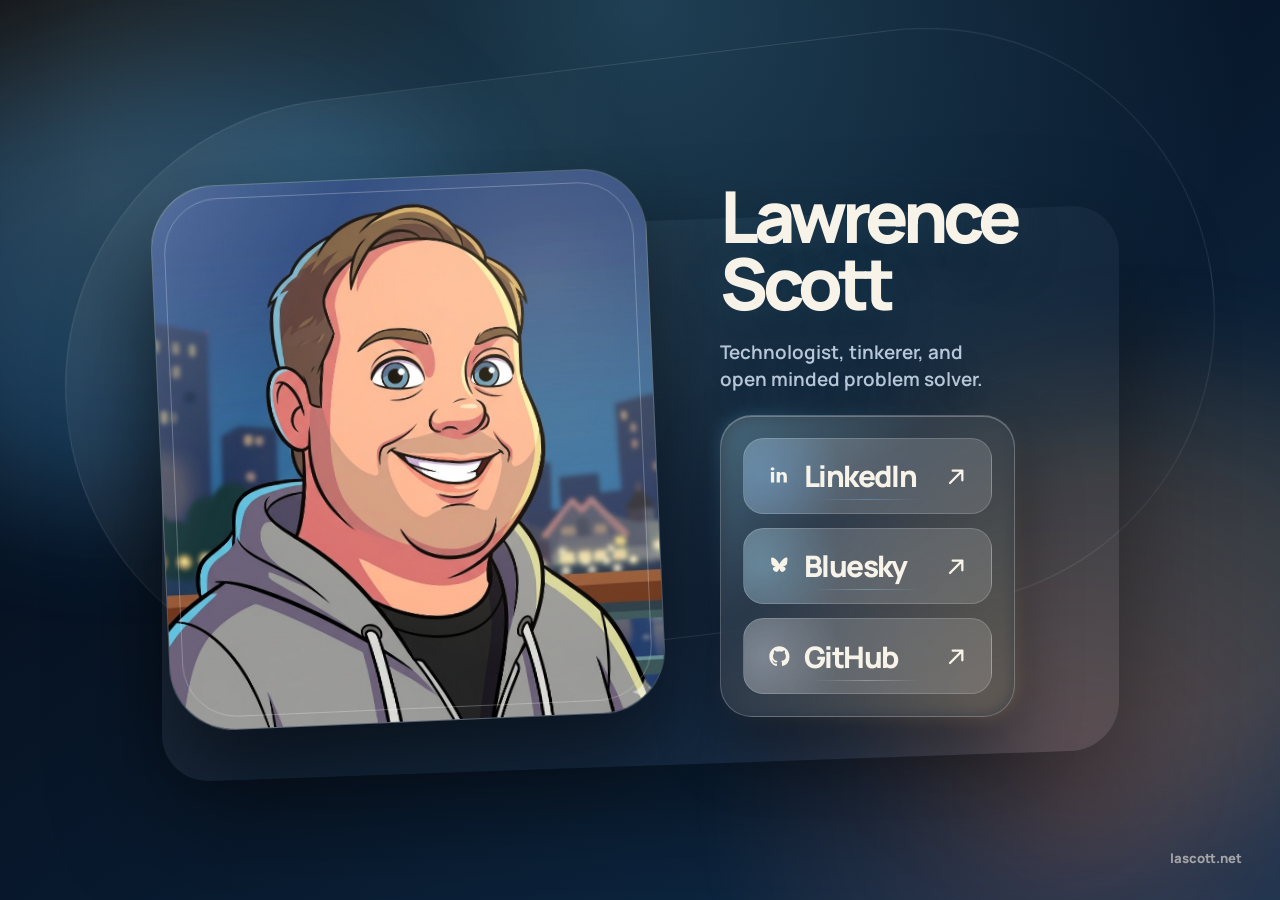
<file: index.html>
<!doctype html>
<html lang="en">
  <head>
    <meta charset="utf-8">
    <meta name="viewport" content="width=device-width, initial-scale=1">
    <meta
      name="description"
      content="Lawrence Scott is a technologist, tinkerer, and open minded problem solver. Connect on LinkedIn, Bluesky, and GitHub."
    >
    <meta name="theme-color" content="#07111f">
    <link rel="canonical" href="https://lascott.net/">
    <meta property="og:type" content="website">
    <meta property="og:url" content="https://lascott.net/">
    <meta property="og:title" content="Lawrence Scott">
    <meta
      property="og:description"
      content="Technologist, tinkerer, and open minded problem solver."
    >
    <meta property="og:image" content="https://lascott.net/og-image.jpg">
    <meta property="og:image:type" content="image/jpeg">
    <meta property="og:image:width" content="1200">
    <meta property="og:image:height" content="630">
    <meta
      property="og:image:alt"
      content="Lawrence Scott with the bio Technologist, tinkerer, and open minded problem solver."
    >
    <meta name="twitter:card" content="summary_large_image">
    <meta name="twitter:title" content="Lawrence Scott">
    <meta
      name="twitter:description"
      content="Technologist, tinkerer, and open minded problem solver."
    >
    <meta name="twitter:image" content="https://lascott.net/og-image.jpg">
    <meta
      name="twitter:image:alt"
      content="Lawrence Scott with the bio Technologist, tinkerer, and open minded problem solver."
    >
    <title>Lawrence Scott</title>
    <link rel="icon" href="favicon.svg" type="image/svg+xml">
    <link rel="icon" href="favicon-32.png" sizes="32x32" type="image/png">
    <link rel="apple-touch-icon" href="apple-touch-icon.png">
    <link rel="manifest" href="site.webmanifest">
    <link rel="preload" href="profile.jpg" as="image" fetchpriority="high">
    <link rel="preconnect" href="https://fonts.googleapis.com">
    <link rel="preconnect" href="https://fonts.gstatic.com" crossorigin>
    <link
      href="https://fonts.googleapis.com/css2?family=Instrument+Serif:ital@0;1&family=Manrope:wght@500;650;800&display=swap"
      rel="stylesheet"
    >
    <link rel="stylesheet" href="styles.css">
    <script type="application/ld+json">
      {
        "@context": "https://schema.org",
        "@type": "Person",
        "name": "Lawrence Scott",
        "url": "https://lascott.net/",
        "image": "https://lascott.net/profile.jpg",
        "description": "Technologist, tinkerer, and open minded problem solver.",
        "sameAs": [
          "https://www.linkedin.com/in/larryscott80/",
          "https://bsky.app/profile/lawrencescott.bsky.social",
          "https://github.com/lascott80"
        ]
      }
    </script>
  </head>
  <body>
    <main class="stage" aria-label="Personal landing page">
      <div class="aurora aurora-one" aria-hidden="true"></div>
      <div class="aurora aurora-two" aria-hidden="true"></div>
      <div class="grain" aria-hidden="true"></div>

      <section class="landing-card">
        <div class="portrait-shell">
          <picture>
            <source srcset="profile.jpg" type="image/jpeg">
            <img
              class="portrait"
              src="profile.png"
              alt="Profile illustration of Lawrence Scott"
              width="990"
              height="1088"
              fetchpriority="high"
              decoding="async"
            >
          </picture>
        </div>

        <div class="identity-panel">
          <h1><span>Lawrence</span> <span>Scott</span></h1>
          <p class="bio">Technologist, tinkerer, and open minded problem solver.</p>
          <nav class="link-box" aria-label="Social profile links">
            <a
              class="link-pill linkedin"
              href="https://www.linkedin.com/in/larryscott80/"
              aria-label="Open Lawrence Scott on LinkedIn"
              rel="me noopener"
              target="_blank"
            >
              <span class="link-label">
                <svg class="brand-icon" viewBox="0 0 24 24" aria-hidden="true">
                  <path d="M6.94 8.75H3.78v10.1h3.16V8.75Zm.27-3.12c0-.92-.74-1.63-1.85-1.63-1.1 0-1.84.71-1.84 1.63 0 .9.71 1.63 1.8 1.63h.02c1.13 0 1.87-.73 1.87-1.63Zm12.03 7.43c0-3.04-1.62-4.45-3.78-4.45a3.26 3.26 0 0 0-2.96 1.63h.02V8.75H9.36c.04.96 0 10.1 0 10.1h3.16v-5.64c0-.3.02-.6.11-.82.24-.6.79-1.23 1.72-1.23 1.22 0 1.71.93 1.71 2.29v5.4h3.16l.02-5.79Z" />
                </svg>
                <span>LinkedIn</span>
              </span>
              <svg class="outbound-icon" viewBox="0 0 24 24" aria-hidden="true">
                <path d="M7.5 17.25 16.75 8m0 0H9.5m7.25 0v7.25" />
              </svg>
            </a>
            <a
              class="link-pill bluesky"
              href="https://bsky.app/profile/lawrencescott.bsky.social"
              aria-label="Open Lawrence Scott on Bluesky"
              rel="me noopener"
              target="_blank"
            >
              <span class="link-label">
                <svg class="brand-icon" viewBox="0 0 24 24" aria-hidden="true">
                  <path d="M7.6 4.24c1.8 1.35 3.74 4.1 4.4 5.57.66-1.47 2.6-4.22 4.4-5.57 1.3-.98 3.4-1.73 3.4.68 0 .48-.28 4.04-.44 4.62-.57 2.05-2.65 2.58-4.5 2.26 3.23.55 4.05 2.38 2.28 4.21-3.36 3.48-4.83-.87-5.2-1.98l-.06-.18-.06.18c-.37 1.11-1.84 5.46-5.2 1.98-1.77-1.83-.95-3.66 2.28-4.21-1.85.32-3.93-.21-4.5-2.26-.16-.58-.44-4.14-.44-4.62 0-2.41 2.1-1.66 3.4-.68h.24Z" />
                </svg>
                <span>Bluesky</span>
              </span>
              <svg class="outbound-icon" viewBox="0 0 24 24" aria-hidden="true">
                <path d="M7.5 17.25 16.75 8m0 0H9.5m7.25 0v7.25" />
              </svg>
            </a>
            <a
              class="link-pill github"
              href="https://github.com/lascott80"
              aria-label="Open Lawrence Scott on GitHub"
              rel="me noopener"
              target="_blank"
            >
              <span class="link-label">
                <svg class="brand-icon" viewBox="0 0 24 24" aria-hidden="true">
                  <path d="M12 2.25c-5.39 0-9.75 4.36-9.75 9.75 0 4.31 2.79 7.97 6.67 9.26.49.09.67-.21.67-.47v-1.72c-2.71.59-3.28-1.16-3.28-1.16-.44-1.13-1.08-1.43-1.08-1.43-.89-.6.07-.59.07-.59.98.07 1.5 1.01 1.5 1.01.87 1.49 2.28 1.06 2.84.81.09-.63.34-1.06.62-1.31-2.16-.24-4.44-1.08-4.44-4.82 0-1.07.38-1.94 1.01-2.62-.1-.25-.44-1.24.1-2.58 0 0 .82-.26 2.68 1a9.33 9.33 0 0 1 4.86 0c1.86-1.26 2.68-1 2.68-1 .54 1.34.2 2.33.1 2.58.63.68 1.01 1.55 1.01 2.62 0 3.75-2.28 4.58-4.45 4.82.35.3.66.9.66 1.81v2.68c0 .26.18.57.67.47A9.75 9.75 0 0 0 21.75 12c0-5.39-4.36-9.75-9.75-9.75Z" />
                </svg>
                <span>GitHub</span>
              </span>
              <svg class="outbound-icon" viewBox="0 0 24 24" aria-hidden="true">
                <path d="M7.5 17.25 16.75 8m0 0H9.5m7.25 0v7.25" />
              </svg>
            </a>
          </nav>
        </div>
      </section>
      <footer class="signature" aria-label="Site signature">
        <a href="https://www.lascott.net/" aria-label="Lawrence Scott personal site">lascott.net</a>
      </footer>
    </main>
    <script>
      (() => {
        const stage = document.querySelector(".stage");
        const canHover = window.matchMedia("(hover: hover) and (pointer: fine)").matches;
        const reduceMotion = window.matchMedia("(prefers-reduced-motion: reduce)").matches;

        if (!stage || !canHover || reduceMotion) {
          return;
        }

        let frame = 0;

        stage.addEventListener("pointermove", (event) => {
          if (frame) {
            cancelAnimationFrame(frame);
          }

          frame = requestAnimationFrame(() => {
            const x = (event.clientX / window.innerWidth - 0.5) * 2;
            const y = (event.clientY / window.innerHeight - 0.5) * 2;

            stage.style.setProperty("--pointer-x", x.toFixed(3));
            stage.style.setProperty("--pointer-y", y.toFixed(3));
          });
        }, { passive: true });

        stage.addEventListener("pointerleave", () => {
          stage.style.setProperty("--pointer-x", "0");
          stage.style.setProperty("--pointer-y", "0");
        });
      })();
    </script>
  </body>
</html>
</file>
<file: styles.css>
:root {
  color-scheme: dark;
  --ink: #f8f3e8;
  --muted: #b7c7d8;
  --night: #07111f;
  --deep: #0b1e36;
  --blue: #6fd5ff;
  --gold: #ffd88a;
  --coral: #ff856b;
  --glass: rgba(255, 255, 255, 0.105);
  --glass-strong: rgba(255, 255, 255, 0.18);
  --line: rgba(255, 255, 255, 0.22);
  --shadow: rgba(0, 0, 0, 0.42);
}

* {
  box-sizing: border-box;
}

html {
  min-height: 100%;
  background: var(--night);
}

body {
  min-height: 100vh;
  margin: 0;
  overflow-x: hidden;
  color: var(--ink);
  font-family: "Manrope", sans-serif;
  background:
    radial-gradient(circle at 50% 0%, rgba(111, 213, 255, 0.24), transparent 38rem),
    radial-gradient(circle at 8% 20%, rgba(255, 216, 138, 0.16), transparent 24rem),
    linear-gradient(145deg, #050a12 0%, #08172a 48%, #102f4e 100%);
}

a {
  color: inherit;
}

h1,
p {
  margin: 0;
}

.stage {
  --pointer-x: 0;
  --pointer-y: 0;
  position: relative;
  display: grid;
  min-height: 100vh;
  place-items: center;
  isolation: isolate;
  padding: clamp(1.25rem, 3vw, 3rem);
}

.signature {
  position: absolute;
  right: clamp(1.25rem, 3vw, 3rem);
  bottom: clamp(1rem, 2.5vw, 2rem);
  z-index: 1;
}

.signature a {
  color: rgba(248, 243, 232, 0.58);
  font-size: 0.82rem;
  font-weight: 800;
  letter-spacing: 0;
  text-decoration: none;
  text-shadow: 0 0.75rem 1.5rem rgba(0, 0, 0, 0.28);
  transition: color 180ms ease;
}

.signature a:hover,
.signature a:focus-visible {
  color: rgba(248, 243, 232, 0.92);
}

.signature a:focus-visible {
  border-radius: 0.35rem;
  outline: 2px solid rgba(111, 213, 255, 0.58);
  outline-offset: 0.35rem;
}

.stage::before,
.stage::after {
  position: fixed;
  inset: auto;
  z-index: -3;
  content: "";
  pointer-events: none;
}

.stage::before {
  right: -12rem;
  bottom: -18rem;
  width: min(62vw, 52rem);
  aspect-ratio: 1;
  border-radius: 999px;
  background: radial-gradient(circle, rgba(255, 133, 107, 0.2), transparent 68%);
  filter: blur(0.5rem);
}

.stage::after {
  top: 7%;
  left: 50%;
  width: min(90vw, 76rem);
  height: min(55vw, 36rem);
  border: 1px solid rgba(255, 255, 255, 0.11);
  border-radius: 999px;
  background:
    linear-gradient(110deg, rgba(255, 255, 255, 0.07), transparent 45%),
    radial-gradient(circle at 30% 38%, rgba(111, 213, 255, 0.14), transparent 34%);
  filter: blur(0.02rem);
  transform: translateX(-50%) rotate(-7deg);
}

.aurora {
  position: fixed;
  z-index: -4;
  width: 36rem;
  max-width: 80vw;
  aspect-ratio: 1.3;
  border-radius: 44% 56% 61% 39% / 45% 35% 65% 55%;
  filter: blur(4rem);
  opacity: 0.72;
  pointer-events: none;
  animation: drift 13s ease-in-out infinite alternate;
}

.aurora-one {
  top: 7%;
  left: -8rem;
  background: rgba(42, 158, 255, 0.34);
}

.aurora-two {
  right: -10rem;
  bottom: 9%;
  background: rgba(255, 178, 91, 0.22);
  animation-delay: -5s;
}

.grain {
  position: fixed;
  inset: 0;
  z-index: -1;
  opacity: 0.18;
  pointer-events: none;
  background-image:
    linear-gradient(rgba(255, 255, 255, 0.045) 1px, transparent 1px),
    linear-gradient(90deg, rgba(255, 255, 255, 0.035) 1px, transparent 1px);
  background-size: 3.5rem 3.5rem;
  mask-image: radial-gradient(circle at 50% 45%, black, transparent 78%);
}

.landing-card {
  position: relative;
  display: grid;
  opacity: 1;
  width: min(100%, 65rem);
  grid-template-columns: minmax(18rem, 31rem) minmax(17rem, 25rem);
  align-items: center;
  justify-content: center;
  gap: clamp(1.25rem, 5vw, 4.5rem);
  animation: arrival 700ms cubic-bezier(0.2, 0.8, 0.2, 1) both;
}

.landing-card::before {
  position: absolute;
  inset: 8% 4% -8%;
  z-index: -1;
  content: "";
  border-radius: 3rem;
  background:
    linear-gradient(120deg, rgba(255, 255, 255, 0.09), transparent 34%),
    rgba(255, 255, 255, 0.035);
  box-shadow: 0 3rem 7rem var(--shadow);
  transform: skewY(-2deg);
}

.portrait-shell {
  position: relative;
  overflow: hidden;
  aspect-ratio: 0.91;
  border: 1px solid rgba(255, 255, 255, 0.2);
  border-radius: clamp(2rem, 5vw, 4rem);
  background:
    linear-gradient(145deg, rgba(255, 255, 255, 0.16), transparent 42%),
    rgba(255, 255, 255, 0.055);
  box-shadow:
    0 2.25rem 5rem rgba(0, 0, 0, 0.48),
    inset 0 1px rgba(255, 255, 255, 0.32);
  transform:
    perspective(70rem)
    rotateX(calc(var(--pointer-y) * -2deg))
    rotateY(calc(var(--pointer-x) * 2.5deg))
    rotate(-2.5deg);
  transition: box-shadow 240ms ease, transform 240ms ease;
  will-change: transform;
}

.portrait-shell::before {
  position: absolute;
  inset: 0;
  z-index: 1;
  content: "";
  background:
    linear-gradient(115deg, rgba(255, 255, 255, 0.26), transparent 27%),
    radial-gradient(circle at 78% 20%, rgba(255, 216, 138, 0.24), transparent 24rem);
  mix-blend-mode: screen;
  pointer-events: none;
}

.portrait-shell::after {
  position: absolute;
  inset: 0.75rem;
  z-index: 2;
  content: "";
  border: 1px solid rgba(255, 255, 255, 0.26);
  border-radius: calc(clamp(2rem, 5vw, 4rem) - 0.6rem);
  pointer-events: none;
}

.portrait-shell picture,
.portrait {
  display: block;
  width: 100%;
  height: 100%;
}

.portrait {
  object-fit: cover;
  transform:
    translate(
      calc(var(--pointer-x) * -0.45rem),
      calc(var(--pointer-y) * -0.35rem)
    )
    scale(1.035);
  transition: transform 240ms ease;
  will-change: transform;
}

.identity-panel {
  display: grid;
  gap: 1.35rem;
  justify-items: start;
}

.identity-panel h1 {
  font-size: clamp(2.8rem, 5.6vw, 5.35rem);
  font-weight: 800;
  letter-spacing: -0.075em;
  line-height: 0.94;
  text-wrap: balance;
  text-shadow:
    0 1.25rem 3rem rgba(0, 0, 0, 0.26),
    0 0 2.5rem rgba(111, 213, 255, 0.12);
}

.identity-panel h1 span {
  display: block;
}

.bio {
  max-width: 24rem;
  color: var(--muted);
  font-size: clamp(1rem, 1.5vw, 1.18rem);
  font-weight: 650;
  line-height: 1.45;
  text-wrap: balance;
  text-shadow: 0 0.85rem 2rem rgba(0, 0, 0, 0.22);
}

.link-box {
  position: relative;
  display: grid;
  gap: 0.9rem;
  padding: clamp(1rem, 3vw, 1.35rem);
  border: 1px solid var(--line);
  border-radius: 2rem;
  background:
    linear-gradient(155deg, rgba(255, 255, 255, 0.19), rgba(255, 255, 255, 0.06)),
    linear-gradient(180deg, rgba(6, 18, 32, 0.72), rgba(8, 22, 38, 0.46));
  box-shadow:
    0 2rem 4rem rgba(0, 0, 0, 0.34),
    inset 0 1px rgba(255, 255, 255, 0.28);
  transform:
    perspective(70rem)
    rotateX(calc(var(--pointer-y) * -1deg))
    rotateY(calc(var(--pointer-x) * 1.3deg))
    translate3d(
      calc(var(--pointer-x) * 0.25rem),
      calc(var(--pointer-y) * 0.18rem),
      0
    );
  transition: box-shadow 240ms ease, transform 240ms ease;
  -webkit-backdrop-filter: blur(22px) saturate(1.25);
  backdrop-filter: blur(22px) saturate(1.25);
  will-change: transform;
}

.link-box::before {
  position: absolute;
  inset: -1px;
  z-index: -1;
  content: "";
  border-radius: inherit;
  background: linear-gradient(135deg, rgba(111, 213, 255, 0.44), transparent 36%, rgba(255, 216, 138, 0.36));
  filter: blur(0.55rem);
  opacity: 0.56;
}

.link-pill {
  --accent: var(--blue);
  display: flex;
  min-height: 4.75rem;
  align-items: center;
  justify-content: space-between;
  gap: 1.5rem;
  padding: 0 1.2rem 0 1.45rem;
  border: 1px solid rgba(255, 255, 255, 0.16);
  border-radius: 1.3rem;
  overflow: hidden;
  position: relative;
  color: var(--ink);
  font-size: clamp(1.35rem, 3vw, 1.85rem);
  font-weight: 800;
  letter-spacing: -0.055em;
  text-decoration: none;
  background:
    radial-gradient(circle at 8% 50%, color-mix(in srgb, var(--accent), transparent 72%), transparent 34%),
    linear-gradient(115deg, var(--glass-strong), var(--glass)),
    rgba(255, 255, 255, 0.04);
  transition:
    border-color 200ms ease,
    box-shadow 200ms ease,
    transform 200ms ease,
    background 200ms ease;
}

.link-pill::after {
  position: absolute;
  inset: auto 1.1rem 0.8rem 1.1rem;
  height: 1px;
  content: "";
  background: linear-gradient(90deg, transparent, var(--accent), transparent);
  opacity: 0.38;
  transform: scaleX(0.5);
  transition: opacity 220ms ease, transform 220ms ease;
}

.link-pill::before {
  position: absolute;
  inset: 0;
  content: "";
  background: linear-gradient(95deg, transparent, rgba(255, 255, 255, 0.16), transparent);
  opacity: 0;
  transform: translateX(-70%);
  transition: opacity 200ms ease, transform 520ms ease;
}

.link-pill span,
.link-pill svg {
  position: relative;
  z-index: 2;
}

.link-label {
  display: inline-flex;
  min-width: 0;
  align-items: center;
  gap: 0.78rem;
}

.brand-icon {
  width: 1.55rem;
  height: 1.55rem;
  flex: 0 0 auto;
  fill: currentColor;
}

.outbound-icon {
  width: 2rem;
  height: 2rem;
  flex: 0 0 auto;
  border-radius: 50%;
  stroke: currentColor;
  stroke-width: 1.7;
  stroke-linecap: round;
  stroke-linejoin: round;
  fill: none;
}

.link-pill:hover,
.link-pill:focus-visible {
  border-color: rgba(255, 255, 255, 0.4);
  background:
    radial-gradient(circle at 12% 50%, color-mix(in srgb, var(--accent), transparent 55%), transparent 38%),
    linear-gradient(115deg, rgba(255, 255, 255, 0.27), rgba(255, 255, 255, 0.1)),
    rgba(255, 255, 255, 0.08);
  box-shadow:
    0 1rem 2rem rgba(0, 0, 0, 0.22),
    0 0 2.5rem color-mix(in srgb, var(--accent), transparent 78%);
  transform: translateY(-0.2rem);
}

.link-pill:hover::after,
.link-pill:focus-visible::after {
  opacity: 0.86;
  transform: scaleX(1);
}

.link-pill:hover::before,
.link-pill:focus-visible::before {
  opacity: 1;
  transform: translateX(70%);
}

.link-pill:focus-visible {
  outline: 3px solid rgba(111, 213, 255, 0.55);
  outline-offset: 4px;
}

.linkedin {
  --accent: #74b9ff;
}

.bluesky {
  --accent: #8fdcff;
}

.github {
  --accent: #d7dce5;
}

.not-found {
  text-align: center;
}

.not-found-panel {
  position: relative;
  display: grid;
  width: min(100%, 33rem);
  justify-items: center;
  gap: 1.2rem;
  padding: clamp(2rem, 6vw, 3.5rem);
  border: 1px solid var(--line);
  border-radius: 2rem;
  background:
    linear-gradient(155deg, rgba(255, 255, 255, 0.17), rgba(255, 255, 255, 0.055)),
    linear-gradient(180deg, rgba(6, 18, 32, 0.72), rgba(8, 22, 38, 0.48));
  box-shadow:
    0 2.5rem 5rem rgba(0, 0, 0, 0.38),
    inset 0 1px rgba(255, 255, 255, 0.25);
  -webkit-backdrop-filter: blur(22px) saturate(1.2);
  backdrop-filter: blur(22px) saturate(1.2);
}

.not-found-code {
  color: var(--gold);
  font-size: 0.82rem;
  font-weight: 800;
  letter-spacing: 0.18em;
  text-transform: uppercase;
}

.not-found-panel h1 {
  font-size: clamp(2.8rem, 8vw, 5rem);
  font-weight: 800;
  letter-spacing: -0.075em;
  line-height: 0.92;
  text-wrap: balance;
}

.not-found-panel h1 span {
  display: block;
}

.home-link {
  width: min(100%, 18rem);
  margin-top: 0.35rem;
}

@keyframes arrival {
  from {
    opacity: 0.75;
    transform: translateY(1.5rem) scale(0.985);
  }
  to {
    opacity: 1;
    transform: translateY(0) scale(1);
  }
}

@keyframes drift {
  from {
    transform: translate3d(0, 0, 0) rotate(0deg);
  }
  to {
    transform: translate3d(2rem, -1rem, 0) rotate(10deg);
  }
}

@media (max-width: 760px) {
  body {
    background:
      radial-gradient(circle at 50% 0%, rgba(111, 213, 255, 0.3), transparent 24rem),
      radial-gradient(circle at 88% 66%, rgba(255, 216, 138, 0.16), transparent 19rem),
      linear-gradient(165deg, #050a12 0%, #08172a 54%, #102f4e 100%);
  }

  .stage {
    align-items: center;
    min-height: 100svh;
    padding: 1rem 1rem 2.45rem;
  }

  .signature {
    right: 0;
    bottom: 0.8rem;
    left: 0;
    display: flex;
    justify-content: center;
  }

  .landing-card {
    width: min(100%, 24rem);
    grid-template-columns: 1fr;
    gap: 1rem;
    justify-items: center;
  }

  .landing-card::before {
    inset: 5.5rem -0.35rem -0.5rem;
    border-radius: 2.1rem;
    transform: none;
  }

  .portrait-shell {
    width: min(74vw, 16.75rem);
    transform: rotate(0deg);
    border-radius: 2rem;
    box-shadow:
      0 1.6rem 3.5rem rgba(0, 0, 0, 0.42),
      inset 0 1px rgba(255, 255, 255, 0.32);
  }

  .portrait-shell::after {
    inset: 0.55rem;
    border-radius: 1.55rem;
  }

  .identity-panel {
    width: min(100%, 21rem);
    gap: 1rem;
    justify-items: stretch;
    text-align: center;
  }

  .identity-panel h1 {
    font-size: clamp(2.8rem, 13vw, 3.75rem);
    letter-spacing: -0.085em;
    line-height: 0.88;
  }

  .bio {
    max-width: 19rem;
    justify-self: center;
    font-size: 1rem;
  }

  .link-box {
    gap: 0.72rem;
    padding: 0.85rem;
    border-radius: 1.55rem;
    transform: none;
  }

  .link-pill {
    min-height: 3.75rem;
    padding-inline: 1.15rem;
    border-radius: 1.1rem;
    font-size: 1.26rem;
  }

  .link-pill svg {
    width: 1.65rem;
    height: 1.65rem;
  }

  .brand-icon {
    width: 1.35rem;
    height: 1.35rem;
  }
}

@media (max-width: 380px) {
  .portrait-shell {
    width: min(72vw, 14.5rem);
  }

  .identity-panel h1 {
    font-size: clamp(2.45rem, 12vw, 3.15rem);
  }
}

@media (prefers-reduced-motion: reduce) {
  *,
  *::before,
  *::after {
    animation-duration: 1ms !important;
    animation-iteration-count: 1 !important;
    scroll-behavior: auto !important;
    transition-duration: 1ms !important;
  }

  .portrait,
  .portrait-shell,
  .link-box {
    transform: none;
  }
}
</file>
